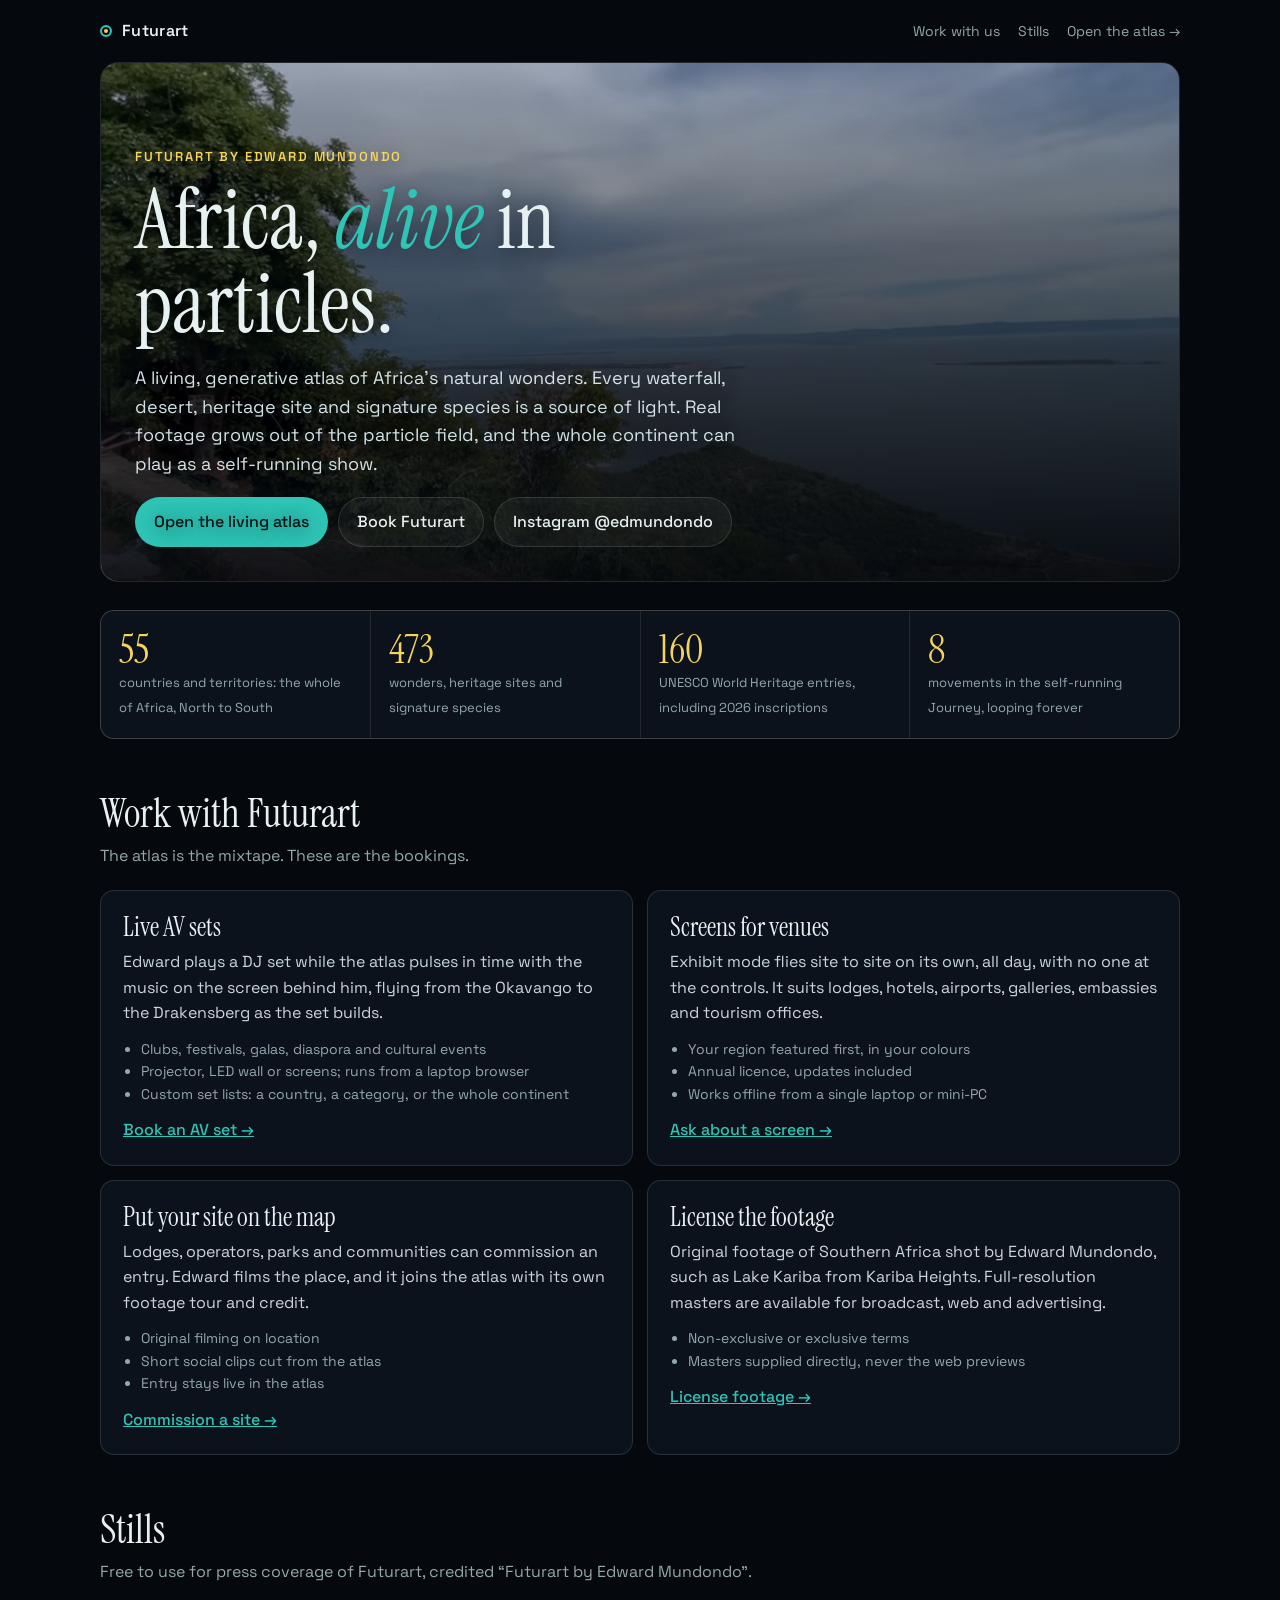
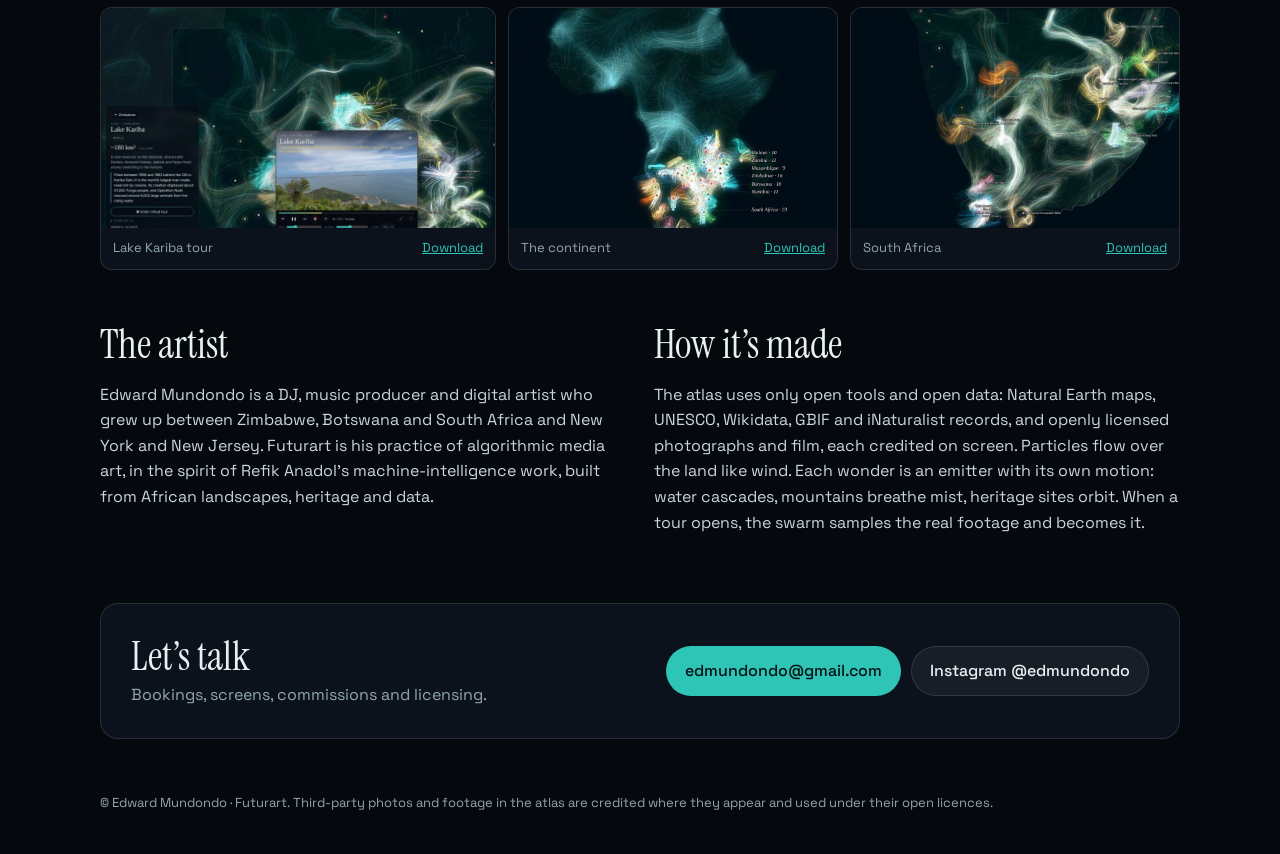
<file: press.html>
<!doctype html>
<html lang="en">
<head>
  <meta charset="utf-8">
  <meta name="viewport" content="width=device-width, initial-scale=1">
  <title>Futurart Press Kit</title>
  <meta name="description" content="Futurart by Edward Mundondo: a living, generative atlas of Africa's natural wonders. Live AV sets, venue screens, commissioned sites and footage licensing.">
  <meta property="og:title" content="Futurart by Edward Mundondo">
  <meta property="og:description" content="A living, generative atlas of Africa's natural wonders, painted in particles.">
  <meta property="og:image" content="https://edmundondo.github.io/reafronders/media/press/futurart-lake-kariba.jpg">
  <link rel="preconnect" href="https://fonts.googleapis.com">
  <link rel="preconnect" href="https://fonts.gstatic.com" crossorigin>
  <link href="https://fonts.googleapis.com/css2?family=Instrument+Serif:ital@0;1&family=Space+Grotesk:wght@400;500;600&display=swap" rel="stylesheet">
  <link rel="icon" href="data:image/svg+xml,%3Csvg xmlns='http://www.w3.org/2000/svg' viewBox='0 0 32 32'%3E%3Ccircle cx='16' cy='16' r='12' fill='none' stroke='%232ec4b6' stroke-width='3'/%3E%3Ccircle cx='16' cy='16' r='4' fill='%23f4d35e'/%3E%3C/svg%3E">
  <style>
    :root { --bg: #05080d; --panel: #0b121c; --ink: #e8f1f2; --mute: #93a7ad; --line: rgba(255,255,255,.12); --teal: #2EC4B6; --gold: #F4D35E; --serif: "Instrument Serif", Georgia, serif; --sans: "Space Grotesk", system-ui, sans-serif; }
    * { box-sizing: border-box; }
    html { scroll-behavior: smooth; }
    body { margin: 0; background: var(--bg); color: var(--ink); font: 16px/1.6 var(--sans); }
    a { color: var(--teal); }
    .wrap { max-width: 1120px; margin: 0 auto; padding: 0 20px; }
    header.top { display: flex; justify-content: space-between; align-items: center; padding: 18px 0; }
    header.top .mark { font-weight: 600; letter-spacing: .02em; text-decoration: none; color: var(--ink); display: flex; gap: 10px; align-items: center; }
    .dot { width: 12px; height: 12px; border-radius: 50%; border: 2px solid var(--teal); box-shadow: inset 0 0 0 2px var(--bg), inset 0 0 0 6px var(--gold); }
    header.top nav a { margin-left: 18px; color: var(--mute); text-decoration: none; font-size: 14px; }
    header.top nav a:hover { color: var(--ink); }
    .hero { position: relative; border-radius: 18px; overflow: hidden; border: 1px solid var(--line); min-height: 520px; display: grid; align-items: end; }
    .hero video, .hero img { position: absolute; inset: 0; width: 100%; height: 100%; object-fit: cover; }
    .hero::after { content: ""; position: absolute; inset: 0; background: linear-gradient(180deg, rgba(5,8,13,.25), rgba(5,8,13,.55) 35%, rgba(5,8,13,.94)); }
    .hero .copy { text-shadow: 0 2px 18px rgba(0,0,0,.55); }
    .hero .copy { position: relative; z-index: 1; padding: 34px; max-width: 760px; }
    .kick { font-weight: 600; font-size: 13px; letter-spacing: .14em; text-transform: uppercase; color: var(--gold); }
    h1 { font: 400 clamp(44px, 7vw, 84px)/1 var(--serif); margin: 10px 0 14px; }
    h1 em { color: var(--teal); }
    .lede { font-size: 18px; color: #d3e2e4; max-width: 640px; }
    .btns { display: flex; gap: 10px; flex-wrap: wrap; margin-top: 18px; }
    .btn { display: inline-block; padding: 11px 18px; border-radius: 999px; border: 1px solid var(--line); color: var(--ink); text-decoration: none; font-weight: 500; background: rgba(255,255,255,.05); }
    .btn.primary { background: var(--teal); color: #031314; border-color: transparent; }
    .stats { display: grid; grid-template-columns: repeat(4, 1fr); gap: 1px; background: var(--line); border: 1px solid var(--line); border-radius: 14px; overflow: hidden; margin: 28px 0 8px; }
    .stats div { background: var(--panel); padding: 18px; }
    .stats b { display: block; font: 400 40px/1 var(--serif); color: var(--gold); }
    .stats span { color: var(--mute); font-size: 13px; }
    section { padding: 44px 0 8px; }
    h2 { font: 400 40px/1.1 var(--serif); margin: 0 0 8px; }
    .sub { color: var(--mute); margin: 0 0 22px; max-width: 700px; }
    .cards { display: grid; grid-template-columns: repeat(2, 1fr); gap: 14px; }
    .card { background: var(--panel); border: 1px solid var(--line); border-radius: 14px; padding: 22px; }
    .card h3 { margin: 0 0 6px; font: 400 26px/1.15 var(--serif); }
    .card p { margin: 0 0 12px; color: #c9d7d9; }
    .card ul { margin: 0; padding-left: 18px; color: var(--mute); font-size: 14px; }
    .card a.go { display: inline-block; margin-top: 12px; font-weight: 500; }
    .stills { display: grid; grid-template-columns: 1.2fr 1fr 1fr; gap: 12px; }
    .stills figure { margin: 0; background: var(--panel); border: 1px solid var(--line); border-radius: 12px; overflow: hidden; }
    .stills img { width: 100%; height: 220px; object-fit: cover; display: block; }
    .stills figcaption { padding: 10px 12px; font-size: 13px; color: var(--mute); display: flex; justify-content: space-between; gap: 8px; }
    .bio { display: grid; grid-template-columns: 1fr 1fr; gap: 28px; }
    .bio p { color: #c9d7d9; }
    .contact { background: var(--panel); border: 1px solid var(--line); border-radius: 18px; padding: 30px; display: flex; justify-content: space-between; align-items: center; gap: 20px; flex-wrap: wrap; margin: 44px 0; }
    .contact h2 { margin: 0; }
    footer { color: var(--mute); font-size: 13px; padding: 10px 0 40px; }
    @media (max-width: 760px) {
      .stats { grid-template-columns: repeat(2, 1fr); }
      .cards, .bio, .stills { grid-template-columns: 1fr; }
      .hero { min-height: 460px; } .hero .copy { padding: 22px; }
      header.top nav a:not(:last-child) { display: none; }
    }
  </style>
</head>
<body>
  <div class="wrap">
    <header class="top">
      <a class="mark" href="./"><span class="dot"></span>Futurart</a>
      <nav><a href="#offers">Work with us</a><a href="#stills">Stills</a><a href="./">Open the atlas →</a></nav>
    </header>

    <div class="hero">
      <video autoplay muted loop playsinline poster="media/kariba-ed-mundondo-poster.jpg">
        <source src="media/kariba-ed-mundondo.webm" type="video/webm">
        <source src="media/kariba-ed-mundondo.mp4" type="video/mp4">
      </video>
      <div class="copy">
        <div class="kick">Futurart by Edward Mundondo</div>
        <h1>Africa, <em>alive</em> in particles.</h1>
        <p class="lede">A living, generative atlas of Africa’s natural wonders. Every waterfall, desert, heritage site and signature species is a source of light. Real footage grows out of the particle field, and the whole continent can play as a self-running show.</p>
        <div class="btns">
          <a class="btn primary" href="./">Open the living atlas</a>
          <a class="btn" href="mailto:edmundondo@gmail.com?subject=Futurart%20booking">Book Futurart</a>
          <a class="btn" href="https://www.instagram.com/edmundondo/" rel="noopener">Instagram @edmundondo</a>
        </div>
      </div>
    </div>

    <div class="stats">
      <div><b>55</b><span>countries and territories: the whole of Africa, North to South</span></div>
      <div><b>473</b><span>wonders, heritage sites and signature species</span></div>
      <div><b>160</b><span>UNESCO World Heritage entries, including 2026 inscriptions</span></div>
      <div><b>8</b><span>movements in the self-running Journey, looping forever</span></div>
    </div>

    <section id="offers">
      <h2>Work with Futurart</h2>
      <p class="sub">The atlas is the mixtape. These are the bookings.</p>
      <div class="cards">
        <div class="card">
          <h3>Live AV sets</h3>
          <p>Edward plays a DJ set while the atlas pulses in time with the music on the screen behind him, flying from the Okavango to the Drakensberg as the set builds.</p>
          <ul><li>Clubs, festivals, galas, diaspora and cultural events</li><li>Projector, LED wall or screens; runs from a laptop browser</li><li>Custom set lists: a country, a category, or the whole continent</li></ul>
          <a class="go" href="mailto:edmundondo@gmail.com?subject=Futurart%20AV%20set%20booking">Book an AV set →</a>
        </div>
        <div class="card">
          <h3>Screens for venues</h3>
          <p>Exhibit mode flies site to site on its own, all day, with no one at the controls. It suits lodges, hotels, airports, galleries, embassies and tourism offices.</p>
          <ul><li>Your region featured first, in your colours</li><li>Annual licence, updates included</li><li>Works offline from a single laptop or mini-PC</li></ul>
          <a class="go" href="mailto:edmundondo@gmail.com?subject=Futurart%20venue%20screen">Ask about a screen →</a>
        </div>
        <div class="card">
          <h3>Put your site on the map</h3>
          <p>Lodges, operators, parks and communities can commission an entry. Edward films the place, and it joins the atlas with its own footage tour and credit.</p>
          <ul><li>Original filming on location</li><li>Short social clips cut from the atlas</li><li>Entry stays live in the atlas</li></ul>
          <a class="go" href="mailto:edmundondo@gmail.com?subject=Futurart%20commissioned%20site">Commission a site →</a>
        </div>
        <div class="card">
          <h3>License the footage</h3>
          <p>Original footage of Southern Africa shot by Edward Mundondo, such as Lake Kariba from Kariba Heights. Full-resolution masters are available for broadcast, web and advertising.</p>
          <ul><li>Non-exclusive or exclusive terms</li><li>Masters supplied directly, never the web previews</li></ul>
          <a class="go" href="mailto:edmundondo@gmail.com?subject=Footage%20licence">License footage →</a>
        </div>
      </div>
    </section>

    <section id="stills">
      <h2>Stills</h2>
      <p class="sub">Free to use for press coverage of Futurart, credited “Futurart by Edward Mundondo”.</p>
      <div class="stills">
        <figure><img src="media/press/futurart-lake-kariba.jpg" alt="The atlas over Zimbabwe with Edward Mundondo's Lake Kariba footage playing in the floating player"><figcaption>Lake Kariba tour <a href="media/press/futurart-lake-kariba.jpg" download>Download</a></figcaption></figure>
        <figure><img src="media/press/futurart-africa.jpg" alt="The whole continent of Africa drawn in flowing particles"><figcaption>The continent <a href="media/press/futurart-africa.jpg" download>Download</a></figcaption></figure>
        <figure><img src="media/press/futurart-south-africa.jpg" alt="South Africa's wonders as glowing particle emitters"><figcaption>South Africa <a href="media/press/futurart-south-africa.jpg" download>Download</a></figcaption></figure>
      </div>
    </section>

    <section>
      <div class="bio">
        <div>
          <h2>The artist</h2>
          <p>Edward Mundondo is a DJ, music producer and digital artist who grew up between Zimbabwe, Botswana and South Africa and New York and New Jersey. Futurart is his practice of algorithmic media art, in the spirit of Refik Anadol’s machine-intelligence work, built from African landscapes, heritage and data.</p>
        </div>
        <div>
          <h2>How it’s made</h2>
          <p>The atlas uses only open tools and open data: Natural Earth maps, UNESCO, Wikidata, GBIF and iNaturalist records, and openly licensed photographs and film, each credited on screen. Particles flow over the land like wind. Each wonder is an emitter with its own motion: water cascades, mountains breathe mist, heritage sites orbit. When a tour opens, the swarm samples the real footage and becomes it.</p>
        </div>
      </div>
    </section>

    <div class="contact">
      <div><h2>Let’s talk</h2><p class="sub" style="margin:4px 0 0">Bookings, screens, commissions and licensing.</p></div>
      <div class="btns" style="margin:0">
        <a class="btn primary" href="mailto:edmundondo@gmail.com?subject=Futurart">edmundondo@gmail.com</a>
        <a class="btn" href="https://www.instagram.com/edmundondo/" rel="noopener">Instagram @edmundondo</a>
      </div>
    </div>

    <footer>© Edward Mundondo · Futurart. Third-party photos and footage in the atlas are credited where they appear and used under their open licences.</footer>
  </div>
</body>
</html>
</file>
